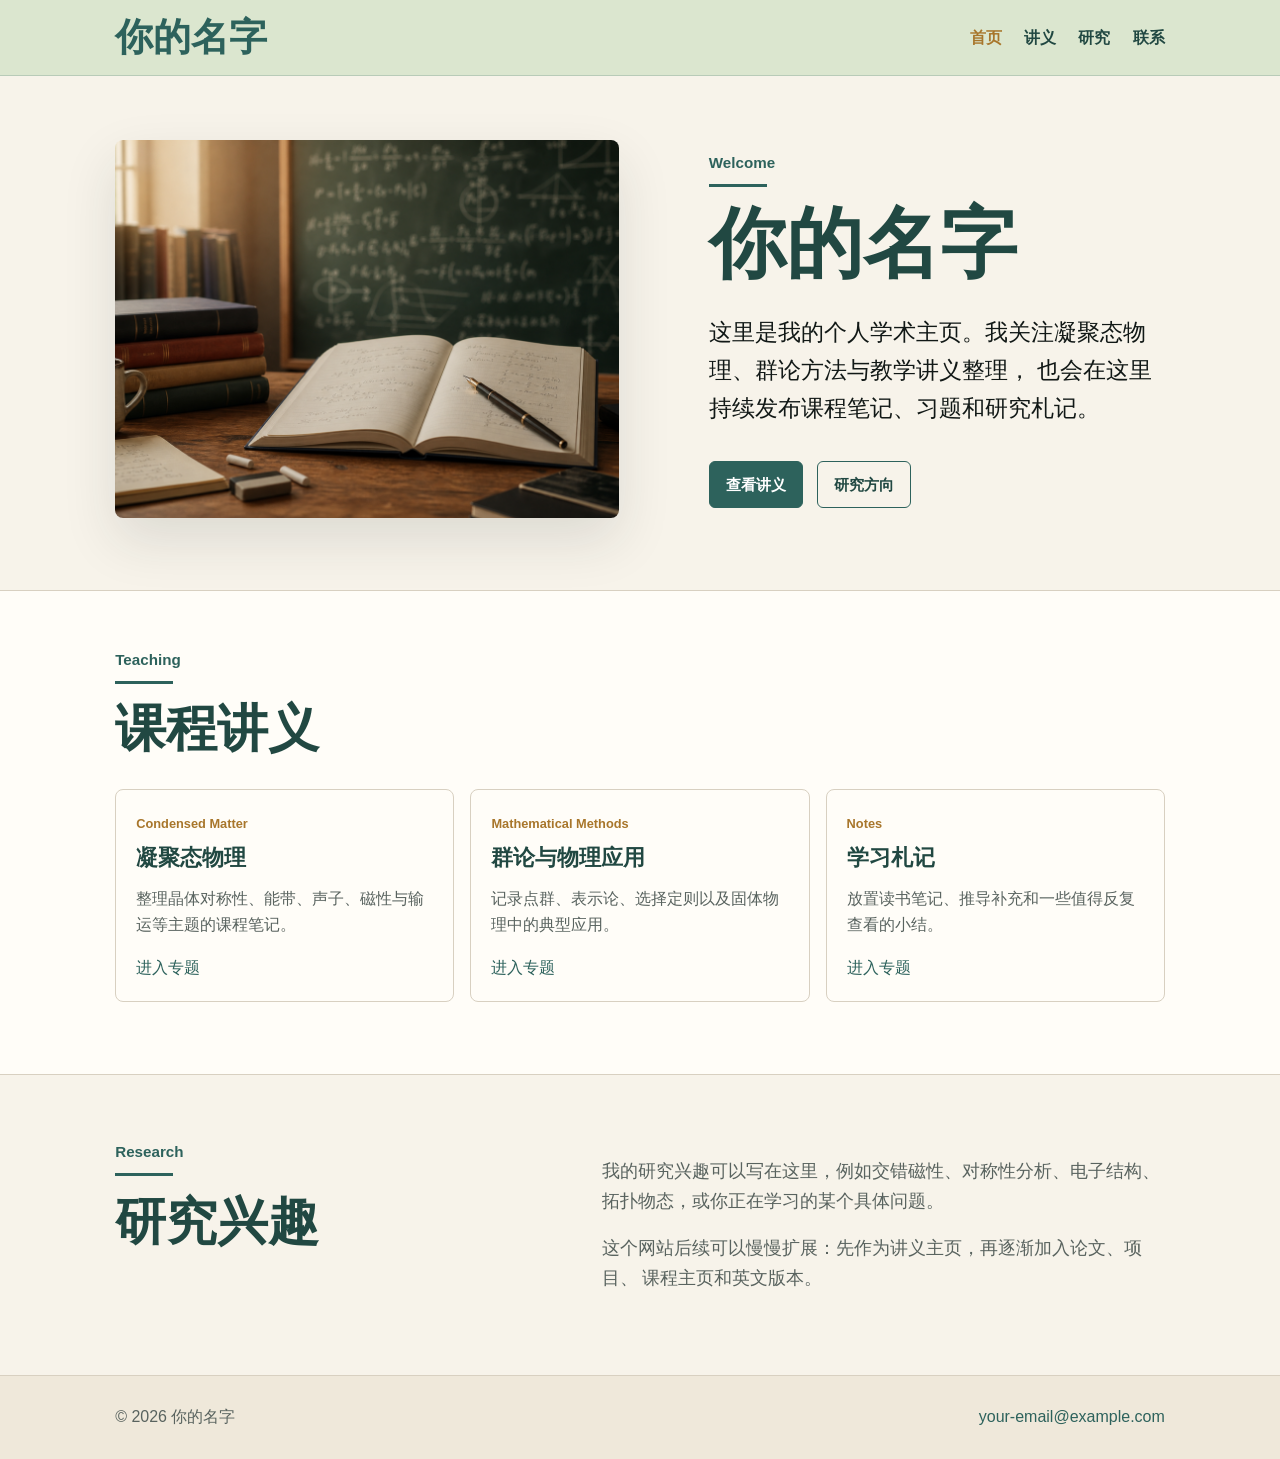
<file: index.html>
<!doctype html>
<html lang="zh-CN">
<head>
  <meta charset="utf-8">
  <meta name="viewport" content="width=device-width, initial-scale=1">
  <title>你的名字 | 个人学术主页</title>
  <meta name="description" content="个人学术主页：教学讲义、研究方向、课程资料与联系方式。">
  <link rel="stylesheet" href="styles.css">
</head>
<body>
  <header class="site-header">
    <a class="brand" href="index.html">你的名字</a>
    <nav class="nav" aria-label="主导航">
      <a class="active" href="index.html">首页</a>
      <a href="lectures.html">讲义</a>
      <a href="research.html">研究</a>
      <a href="contact.html">联系</a>
    </nav>
  </header>

  <main>
    <section class="hero">
      <div class="hero-media">
        <img src="assets/hero-study.png" alt="书桌、讲义和黑板构成的学术主页封面图">
      </div>
      <div class="hero-copy">
        <p class="eyebrow">Welcome</p>
        <h1>你的名字</h1>
        <p class="lead">
          这里是我的个人学术主页。我关注凝聚态物理、群论方法与教学讲义整理，
          也会在这里持续发布课程笔记、习题和研究札记。
        </p>
        <div class="hero-actions">
          <a class="button primary" href="lectures.html">查看讲义</a>
          <a class="button" href="research.html">研究方向</a>
        </div>
      </div>
    </section>

    <section class="band">
      <div class="section-heading">
        <p class="eyebrow">Teaching</p>
        <h2>课程讲义</h2>
      </div>
      <div class="feature-grid">
        <article class="feature-card">
          <span class="tag">Condensed Matter</span>
          <h3>凝聚态物理</h3>
          <p>整理晶体对称性、能带、声子、磁性与输运等主题的课程笔记。</p>
          <a href="lectures.html#condensed-matter">进入专题</a>
        </article>
        <article class="feature-card">
          <span class="tag">Mathematical Methods</span>
          <h3>群论与物理应用</h3>
          <p>记录点群、表示论、选择定则以及固体物理中的典型应用。</p>
          <a href="lectures.html#group-theory">进入专题</a>
        </article>
        <article class="feature-card">
          <span class="tag">Notes</span>
          <h3>学习札记</h3>
          <p>放置读书笔记、推导补充和一些值得反复查看的小结。</p>
          <a href="lectures.html#notes">进入专题</a>
        </article>
      </div>
    </section>

    <section class="split-section">
      <div>
        <p class="eyebrow">Research</p>
        <h2>研究兴趣</h2>
      </div>
      <div class="text-column">
        <p>
          我的研究兴趣可以写在这里，例如交错磁性、对称性分析、电子结构、
          拓扑物态，或你正在学习的某个具体问题。
        </p>
        <p>
          这个网站后续可以慢慢扩展：先作为讲义主页，再逐渐加入论文、项目、
          课程主页和英文版本。
        </p>
      </div>
    </section>
  </main>

  <footer class="site-footer">
    <p>© <span id="year">2026</span> 你的名字</p>
    <p><a href="mailto:your-email@example.com">your-email@example.com</a></p>
  </footer>
</body>
</html>
</file>
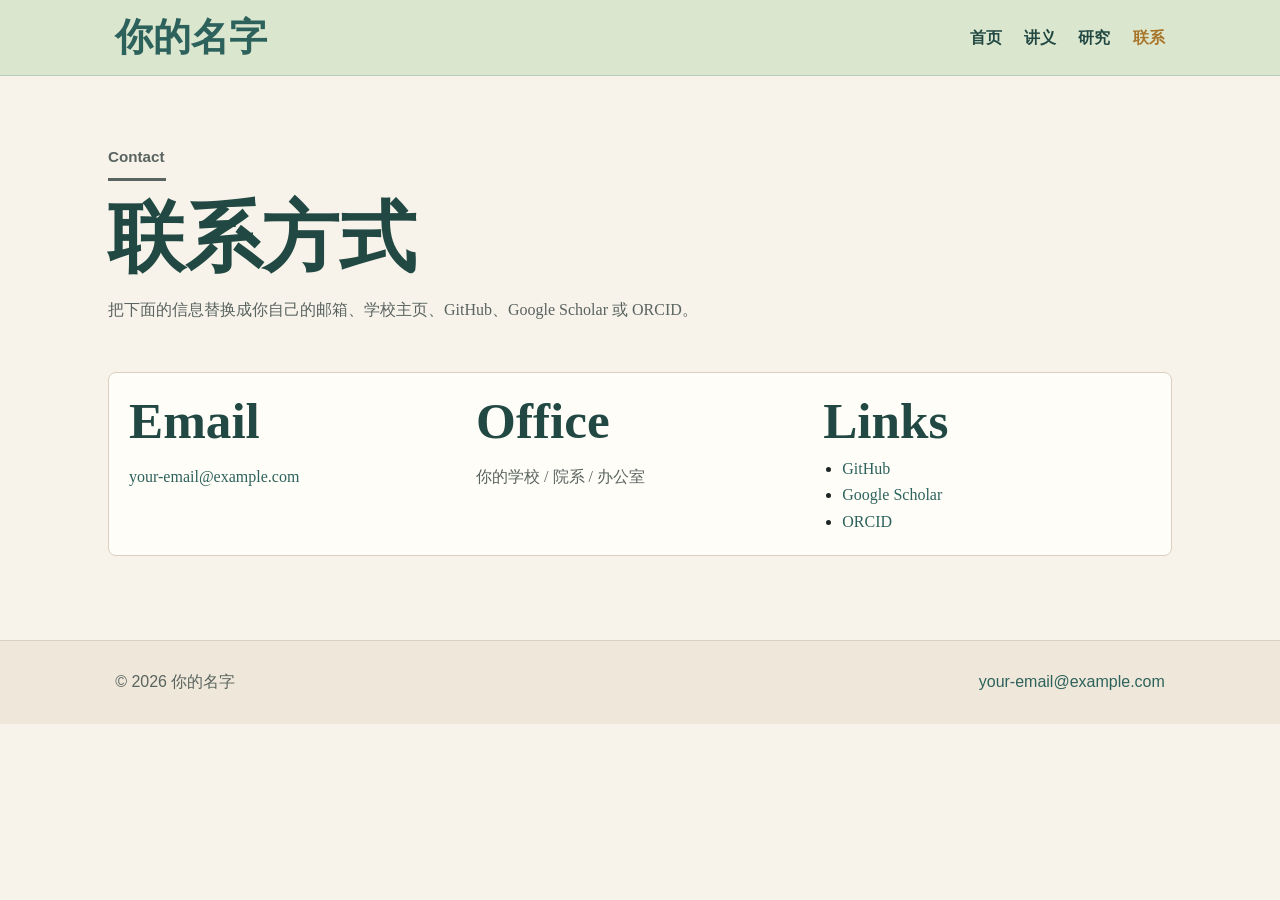
<file: contact.html>
<!doctype html>
<html lang="zh-CN">
<head>
  <meta charset="utf-8">
  <meta name="viewport" content="width=device-width, initial-scale=1">
  <title>联系 | 你的名字</title>
  <meta name="description" content="联系方式和个人链接。">
  <link rel="stylesheet" href="styles.css">
</head>
<body>
  <header class="site-header">
    <a class="brand" href="index.html">你的名字</a>
    <nav class="nav" aria-label="主导航">
      <a href="index.html">首页</a>
      <a href="lectures.html">讲义</a>
      <a href="research.html">研究</a>
      <a class="active" href="contact.html">联系</a>
    </nav>
  </header>

  <main class="page">
    <section class="page-title">
      <p class="eyebrow">Contact</p>
      <h1>联系方式</h1>
      <p>把下面的信息替换成你自己的邮箱、学校主页、GitHub、Google Scholar 或 ORCID。</p>
    </section>

    <section class="contact-panel">
      <div class="contact-block">
        <h2>Email</h2>
        <p><a href="mailto:your-email@example.com">your-email@example.com</a></p>
      </div>
      <div class="contact-block">
        <h2>Office</h2>
        <p>你的学校 / 院系 / 办公室</p>
      </div>
      <div class="contact-block">
        <h2>Links</h2>
        <ul class="plain-list">
          <li><a href="https://github.com/pauli589">GitHub</a></li>
          <li><a href="#">Google Scholar</a></li>
          <li><a href="#">ORCID</a></li>
        </ul>
      </div>
    </section>
  </main>

  <footer class="site-footer">
    <p>© 2026 你的名字</p>
    <p><a href="mailto:your-email@example.com">your-email@example.com</a></p>
  </footer>
</body>
</html>
</file>
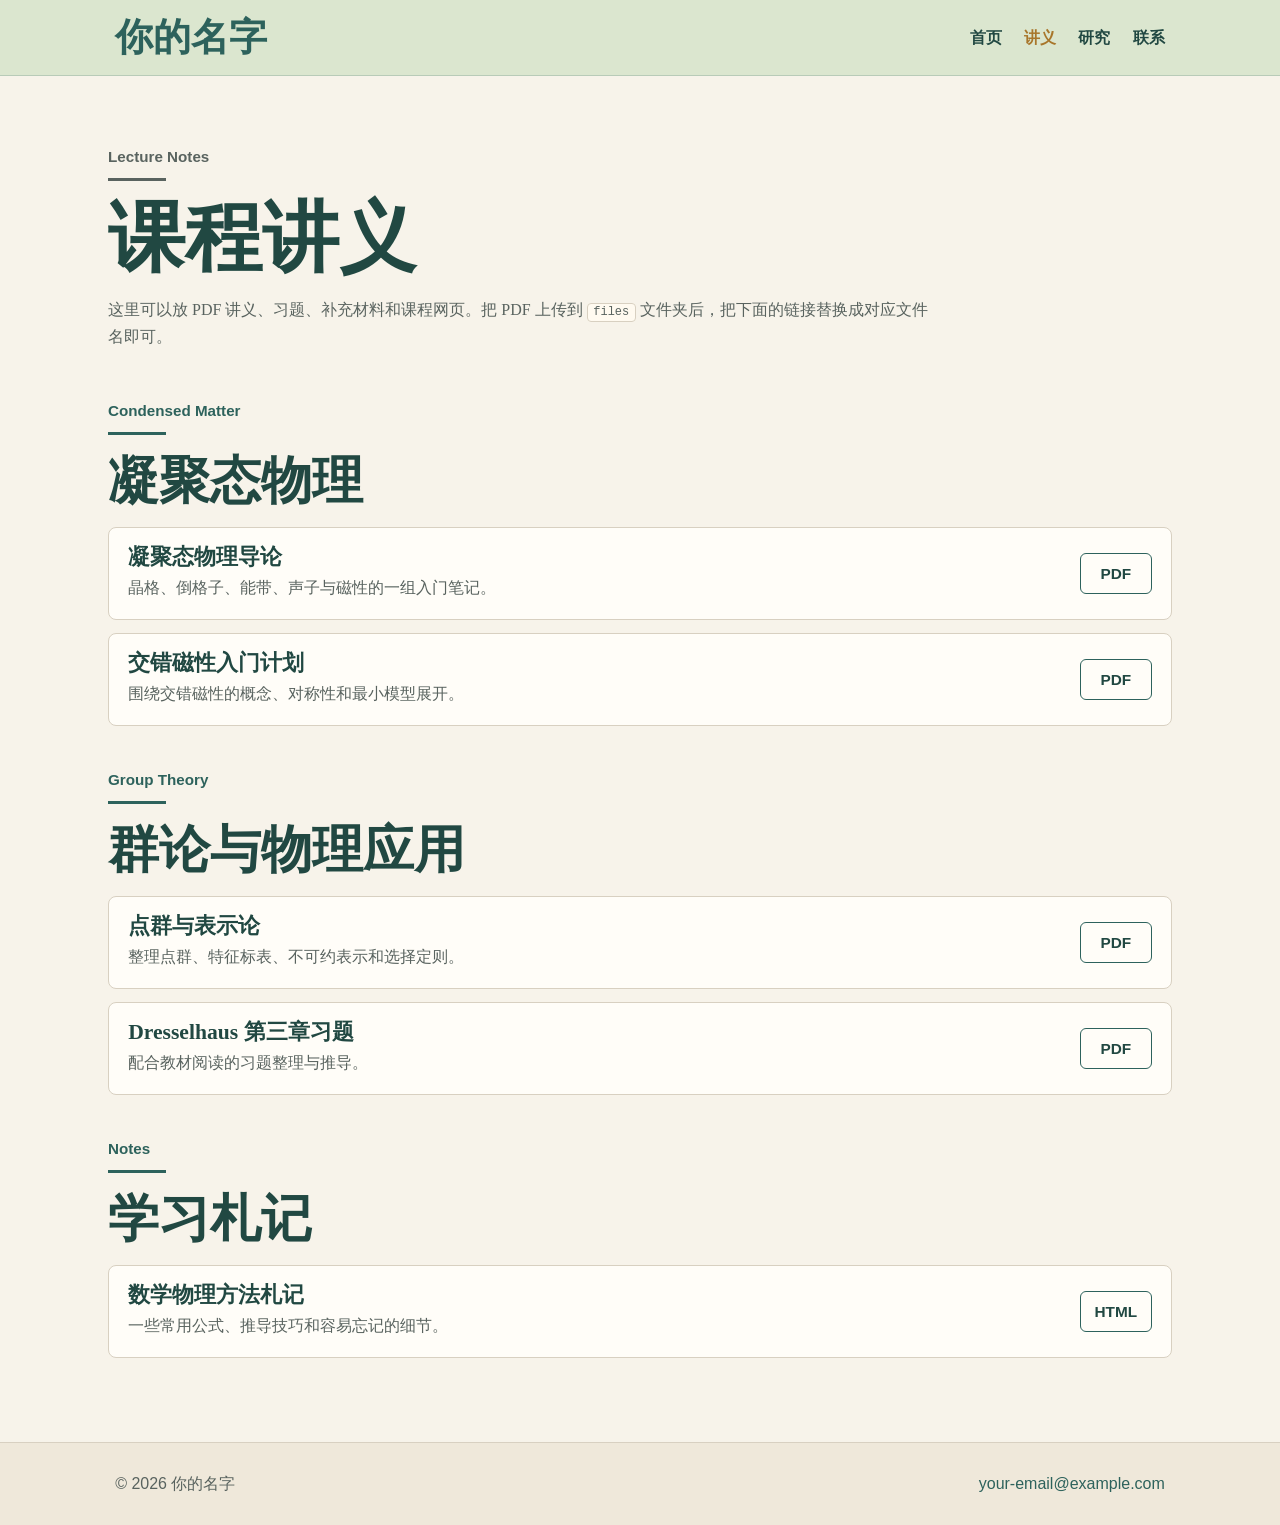
<file: lectures.html>
<!doctype html>
<html lang="zh-CN">
<head>
  <meta charset="utf-8">
  <meta name="viewport" content="width=device-width, initial-scale=1">
  <title>讲义 | 你的名字</title>
  <meta name="description" content="课程讲义、习题和学习笔记。">
  <link rel="stylesheet" href="styles.css">
</head>
<body>
  <header class="site-header">
    <a class="brand" href="index.html">你的名字</a>
    <nav class="nav" aria-label="主导航">
      <a href="index.html">首页</a>
      <a class="active" href="lectures.html">讲义</a>
      <a href="research.html">研究</a>
      <a href="contact.html">联系</a>
    </nav>
  </header>

  <main class="page">
    <section class="page-title">
      <p class="eyebrow">Lecture Notes</p>
      <h1>课程讲义</h1>
      <p>
        这里可以放 PDF 讲义、习题、补充材料和课程网页。把 PDF 上传到
        <code>files</code> 文件夹后，把下面的链接替换成对应文件名即可。
      </p>
    </section>

    <section id="condensed-matter" class="resource-section">
      <div class="section-heading compact">
        <p class="eyebrow">Condensed Matter</p>
        <h2>凝聚态物理</h2>
      </div>
      <div class="resource-list">
        <article class="resource-item">
          <div>
            <h3>凝聚态物理导论</h3>
            <p>晶格、倒格子、能带、声子与磁性的一组入门笔记。</p>
          </div>
          <a class="button small" href="files/msd-chapter-4-1-4-2-core.pdf">PDF</a>
        </article>
        <article class="resource-item">
          <div>
            <h3>交错磁性入门计划</h3>
            <p>围绕交错磁性的概念、对称性和最小模型展开。</p>
          </div>
          <a class="button small" href="files/altermagnetism-min-action-plan.pdf">PDF</a>
        </article>
      </div>
    </section>

    <section id="group-theory" class="resource-section">
      <div class="section-heading compact">
        <p class="eyebrow">Group Theory</p>
        <h2>群论与物理应用</h2>
      </div>
      <div class="resource-list">
        <article class="resource-item">
          <div>
            <h3>点群与表示论</h3>
            <p>整理点群、特征标表、不可约表示和选择定则。</p>
          </div>
          <a class="button small" href="files/msd-chapter-3-core.pdf">PDF</a>
        </article>
        <article class="resource-item">
          <div>
            <h3>Dresselhaus 第三章习题</h3>
            <p>配合教材阅读的习题整理与推导。</p>
          </div>
          <a class="button small" href="files/msd-chapter-3-exercises.pdf">PDF</a>
        </article>
      </div>
    </section>

    <section id="notes" class="resource-section">
      <div class="section-heading compact">
        <p class="eyebrow">Notes</p>
        <h2>学习札记</h2>
      </div>
      <div class="resource-list">
        <article class="resource-item">
          <div>
            <h3>数学物理方法札记</h3>
            <p>一些常用公式、推导技巧和容易忘记的细节。</p>
          </div>
          <a class="button small" href="notes/mathematical-methods.html">HTML</a>
        </article>
      </div>
    </section>
  </main>

  <footer class="site-footer">
    <p>© 2026 你的名字</p>
    <p><a href="mailto:your-email@example.com">your-email@example.com</a></p>
  </footer>
</body>
</html>
</file>
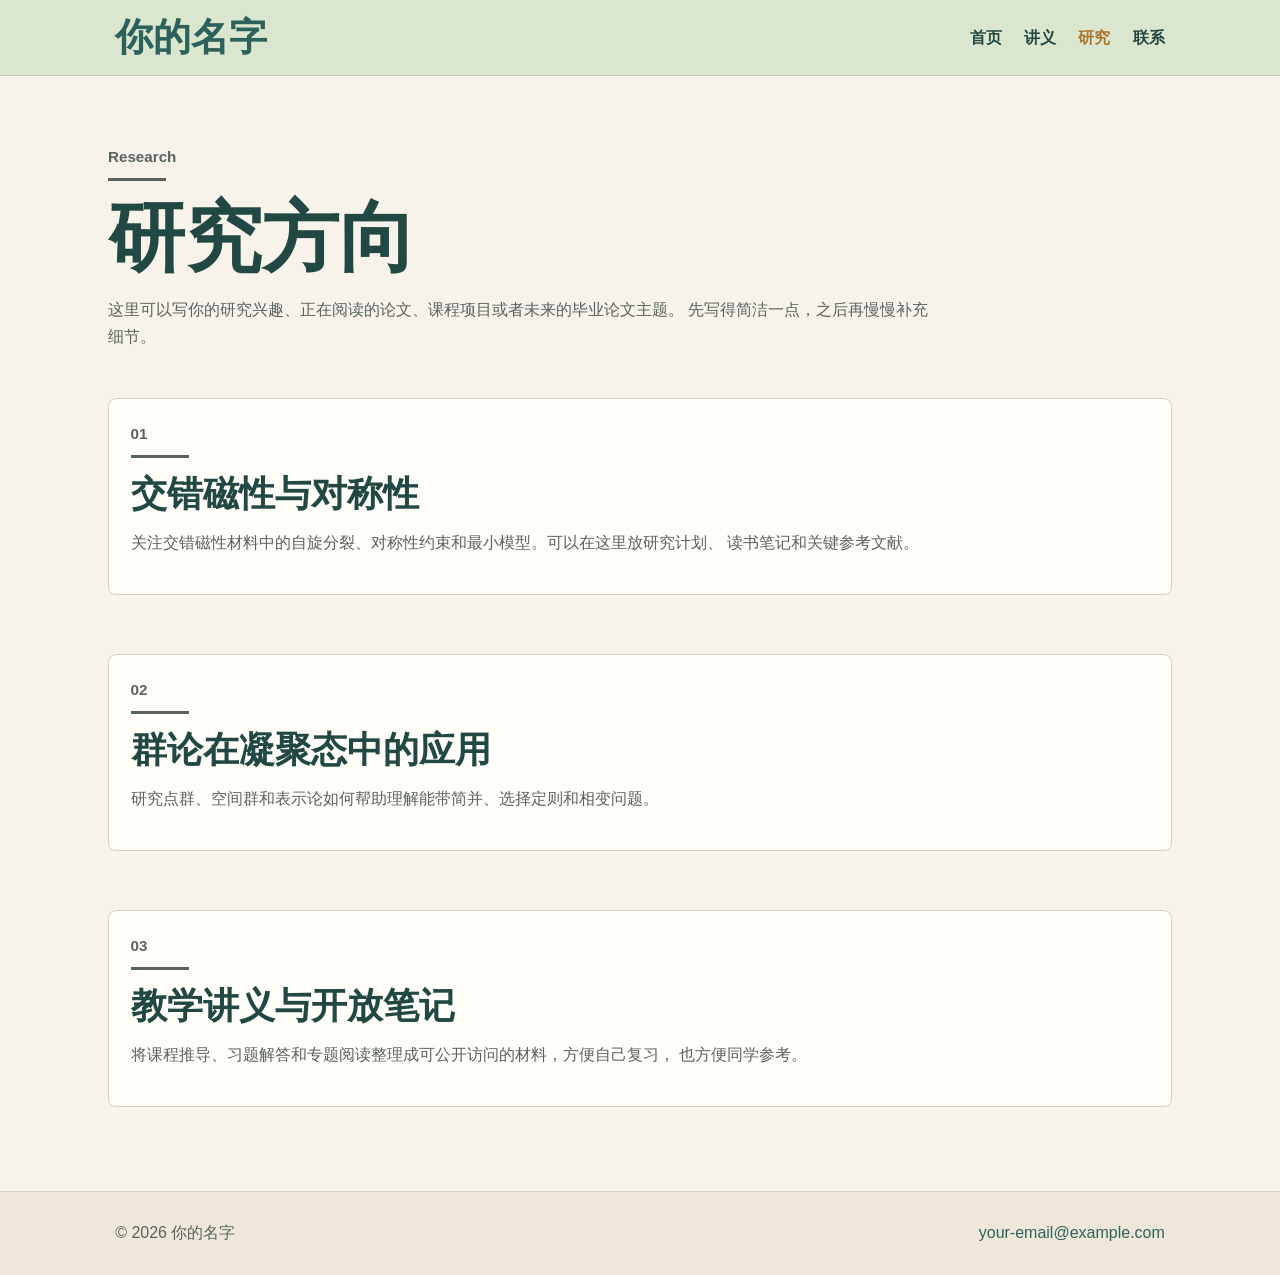
<file: research.html>
<!doctype html>
<html lang="zh-CN">
<head>
  <meta charset="utf-8">
  <meta name="viewport" content="width=device-width, initial-scale=1">
  <title>研究 | 你的名字</title>
  <meta name="description" content="研究方向、项目和论文链接。">
  <link rel="stylesheet" href="styles.css">
</head>
<body>
  <header class="site-header">
    <a class="brand" href="index.html">你的名字</a>
    <nav class="nav" aria-label="主导航">
      <a href="index.html">首页</a>
      <a href="lectures.html">讲义</a>
      <a class="active" href="research.html">研究</a>
      <a href="contact.html">联系</a>
    </nav>
  </header>

  <main class="page">
    <section class="page-title">
      <p class="eyebrow">Research</p>
      <h1>研究方向</h1>
      <p>
        这里可以写你的研究兴趣、正在阅读的论文、课程项目或者未来的毕业论文主题。
        先写得简洁一点，之后再慢慢补充细节。
      </p>
    </section>

    <section class="research-list">
      <article class="research-item">
        <p class="eyebrow">01</p>
        <h2>交错磁性与对称性</h2>
        <p>
          关注交错磁性材料中的自旋分裂、对称性约束和最小模型。可以在这里放研究计划、
          读书笔记和关键参考文献。
        </p>
      </article>
      <article class="research-item">
        <p class="eyebrow">02</p>
        <h2>群论在凝聚态中的应用</h2>
        <p>
          研究点群、空间群和表示论如何帮助理解能带简并、选择定则和相变问题。
        </p>
      </article>
      <article class="research-item">
        <p class="eyebrow">03</p>
        <h2>教学讲义与开放笔记</h2>
        <p>
          将课程推导、习题解答和专题阅读整理成可公开访问的材料，方便自己复习，
          也方便同学参考。
        </p>
      </article>
    </section>
  </main>

  <footer class="site-footer">
    <p>© 2026 你的名字</p>
    <p><a href="mailto:your-email@example.com">your-email@example.com</a></p>
  </footer>
</body>
</html>
</file>
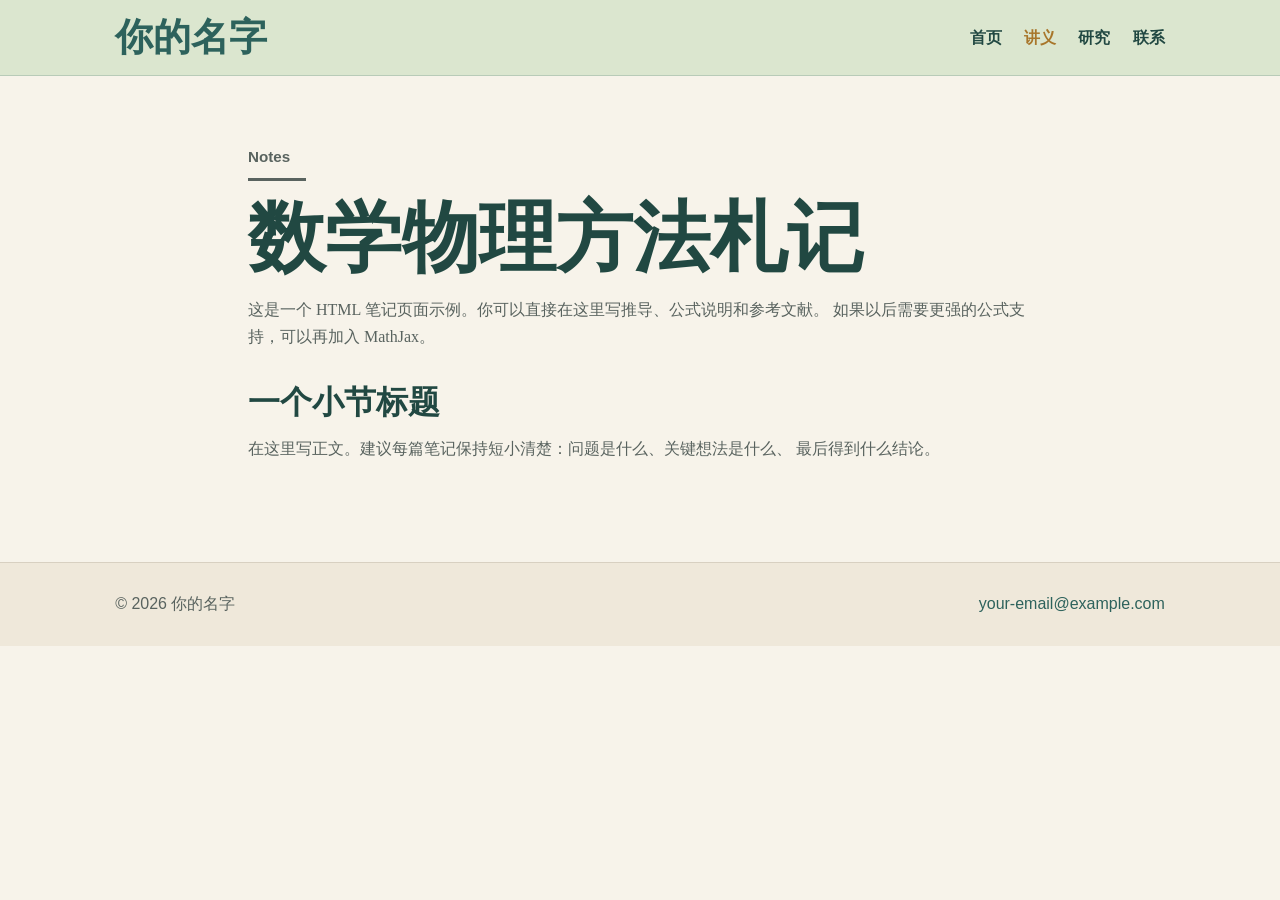
<file: notes/mathematical-methods.html>
<!doctype html>
<html lang="zh-CN">
<head>
  <meta charset="utf-8">
  <meta name="viewport" content="width=device-width, initial-scale=1">
  <title>数学物理方法札记 | 你的名字</title>
  <link rel="stylesheet" href="../styles.css">
</head>
<body>
  <header class="site-header">
    <a class="brand" href="../index.html">你的名字</a>
    <nav class="nav" aria-label="主导航">
      <a href="../index.html">首页</a>
      <a class="active" href="../lectures.html">讲义</a>
      <a href="../research.html">研究</a>
      <a href="../contact.html">联系</a>
    </nav>
  </header>

  <main class="page article-page">
    <article>
      <p class="eyebrow">Notes</p>
      <h1>数学物理方法札记</h1>
      <p>
        这是一个 HTML 笔记页面示例。你可以直接在这里写推导、公式说明和参考文献。
        如果以后需要更强的公式支持，可以再加入 MathJax。
      </p>
      <h2>一个小节标题</h2>
      <p>
        在这里写正文。建议每篇笔记保持短小清楚：问题是什么、关键想法是什么、
        最后得到什么结论。
      </p>
    </article>
  </main>

  <footer class="site-footer">
    <p>© 2026 你的名字</p>
    <p><a href="mailto:your-email@example.com">your-email@example.com</a></p>
  </footer>
</body>
</html>
</file>
<file: styles.css>
:root {
  --paper: #f7f3ea;
  --surface: #fffdf8;
  --ink: #1c2523;
  --muted: #59635f;
  --green: #2d625c;
  --green-dark: #214842;
  --line: #d8d0c1;
  --blue: #385f87;
  --gold: #a8762b;
  --shadow: 0 22px 54px rgba(36, 44, 39, 0.12);
}

* {
  box-sizing: border-box;
}

html {
  scroll-behavior: smooth;
}

body {
  margin: 0;
  color: var(--ink);
  background: var(--paper);
  font-family: Georgia, "Times New Roman", "Noto Serif SC", serif;
  line-height: 1.65;
}

a {
  color: var(--green);
  text-decoration: none;
}

a:hover {
  color: var(--blue);
  text-decoration: underline;
  text-underline-offset: 4px;
}

code {
  padding: 0.08rem 0.35rem;
  border: 1px solid var(--line);
  border-radius: 4px;
  background: #fffaf0;
  font-size: 0.92em;
}

.site-header {
  position: sticky;
  top: 0;
  z-index: 5;
  display: flex;
  align-items: center;
  justify-content: space-between;
  gap: 1.5rem;
  min-height: 76px;
  padding: 0 9vw;
  border-bottom: 1px solid rgba(45, 98, 92, 0.2);
  background: #dbe6cf;
}

.brand {
  color: var(--green);
  font-size: clamp(1.7rem, 3vw, 2.4rem);
  font-weight: 700;
  line-height: 1;
}

.brand:hover {
  text-decoration: none;
}

.nav {
  display: flex;
  align-items: center;
  gap: 1.4rem;
  flex-wrap: wrap;
  font-family: "Noto Sans SC", "Microsoft YaHei", Arial, sans-serif;
  font-size: 0.98rem;
  font-weight: 700;
}

.nav a {
  color: var(--green-dark);
}

.nav a.active {
  color: var(--gold);
}

.hero {
  display: grid;
  grid-template-columns: minmax(280px, 1.05fr) minmax(280px, 0.95fr);
  gap: 7vw;
  align-items: center;
  padding: 64px 9vw 72px;
}

.hero-media img {
  display: block;
  width: 100%;
  aspect-ratio: 4 / 3;
  object-fit: cover;
  border-radius: 8px;
  box-shadow: var(--shadow);
}

.hero-copy {
  max-width: 660px;
}

.eyebrow {
  position: relative;
  margin: 0 0 1.1rem;
  color: var(--green);
  font-family: "Noto Sans SC", "Microsoft YaHei", Arial, sans-serif;
  font-size: 0.95rem;
  font-weight: 800;
  letter-spacing: 0;
}

.eyebrow::after {
  content: "";
  display: block;
  width: 58px;
  height: 3px;
  margin-top: 0.55rem;
  background: currentColor;
}

h1,
h2,
h3 {
  margin: 0;
  color: var(--green-dark);
  line-height: 1.08;
}

h1 {
  font-size: clamp(2.8rem, 6vw, 5.4rem);
}

h2 {
  font-size: clamp(2rem, 4vw, 3.5rem);
}

h3 {
  font-size: 1.35rem;
}

.lead {
  margin: 1.6rem 0 0;
  color: #111816;
  font-size: clamp(1.12rem, 2vw, 1.45rem);
}

.hero-actions {
  display: flex;
  gap: 0.9rem;
  flex-wrap: wrap;
  margin-top: 2.1rem;
}

.button {
  display: inline-flex;
  align-items: center;
  justify-content: center;
  min-height: 44px;
  padding: 0.62rem 1rem;
  border: 1px solid var(--green);
  border-radius: 6px;
  color: var(--green-dark);
  background: transparent;
  font-family: "Noto Sans SC", "Microsoft YaHei", Arial, sans-serif;
  font-size: 0.96rem;
  font-weight: 800;
}

.button:hover {
  background: rgba(45, 98, 92, 0.08);
  text-decoration: none;
}

.button.primary {
  color: #fff;
  background: var(--green);
}

.button.primary:hover {
  background: var(--green-dark);
}

.button.small {
  min-width: 72px;
  min-height: 38px;
  padding: 0.45rem 0.8rem;
}

.band {
  padding: 56px 9vw 72px;
  border-top: 1px solid var(--line);
  border-bottom: 1px solid var(--line);
  background: var(--surface);
}

.section-heading {
  max-width: 680px;
  margin-bottom: 2rem;
}

.section-heading.compact {
  margin-bottom: 1.2rem;
}

.feature-grid {
  display: grid;
  grid-template-columns: repeat(3, minmax(0, 1fr));
  gap: 1rem;
}

.feature-card,
.resource-item,
.research-item,
.contact-panel {
  border: 1px solid var(--line);
  border-radius: 8px;
  background: #fffdf8;
}

.feature-card {
  padding: 1.25rem;
}

.feature-card p,
.resource-item p,
.research-item p,
.contact-block p,
.page-title p,
.text-column p,
.article-page p {
  color: var(--muted);
}

.tag {
  display: inline-block;
  margin-bottom: 0.8rem;
  color: var(--gold);
  font-family: "Noto Sans SC", "Microsoft YaHei", Arial, sans-serif;
  font-size: 0.8rem;
  font-weight: 800;
}

.split-section {
  display: grid;
  grid-template-columns: minmax(220px, 0.75fr) minmax(280px, 1fr);
  gap: 4rem;
  padding: 64px 9vw;
}

.text-column {
  max-width: 760px;
  font-size: 1.12rem;
}

.page {
  max-width: 1120px;
  margin: 0 auto;
  padding: 68px 28px 84px;
}

.page-title {
  max-width: 820px;
  margin-bottom: 3rem;
}

.resource-section + .resource-section,
.research-item + .research-item {
  margin-top: 2.6rem;
}

.resource-list {
  display: grid;
  gap: 0.85rem;
}

.resource-item {
  display: flex;
  align-items: center;
  justify-content: space-between;
  gap: 1.25rem;
  padding: 1.1rem 1.2rem;
}

.resource-item p {
  margin: 0.35rem 0 0;
}

.research-list {
  display: grid;
  gap: 1.1rem;
}

.research-item {
  padding: 1.35rem;
}

.research-item h2 {
  font-size: clamp(1.6rem, 3vw, 2.25rem);
}

.contact-panel {
  display: grid;
  grid-template-columns: repeat(3, minmax(0, 1fr));
  gap: 1.2rem;
  padding: 1.25rem;
}

.contact-block {
  min-width: 0;
}

.plain-list {
  margin: 0.5rem 0 0;
  padding-left: 1.2rem;
}

.article-page {
  max-width: 840px;
}

.article-page h2 {
  margin-top: 2.2rem;
  font-size: 2rem;
}

.site-footer {
  display: flex;
  justify-content: space-between;
  gap: 1rem;
  flex-wrap: wrap;
  padding: 28px 9vw;
  border-top: 1px solid var(--line);
  color: var(--muted);
  background: #efe8da;
  font-family: "Noto Sans SC", "Microsoft YaHei", Arial, sans-serif;
}

.site-footer p {
  margin: 0;
}

@media (max-width: 850px) {
  .site-header {
    align-items: flex-start;
    flex-direction: column;
    padding: 20px 24px;
  }

  .hero,
  .split-section,
  .contact-panel {
    grid-template-columns: 1fr;
  }

  .hero {
    padding: 36px 24px 54px;
    gap: 2rem;
  }

  .band {
    padding: 44px 24px 56px;
  }

  .feature-grid {
    grid-template-columns: 1fr;
  }

  .split-section {
    padding: 48px 24px;
    gap: 1.5rem;
  }

  .page {
    padding: 48px 24px 68px;
  }

  .resource-item {
    align-items: flex-start;
    flex-direction: column;
  }
}

@media (max-width: 520px) {
  .nav {
    gap: 0.85rem;
    font-size: 0.92rem;
  }

  .hero-media img {
    aspect-ratio: 16 / 11;
  }

  h1 {
    font-size: 2.6rem;
  }
}
</file>
